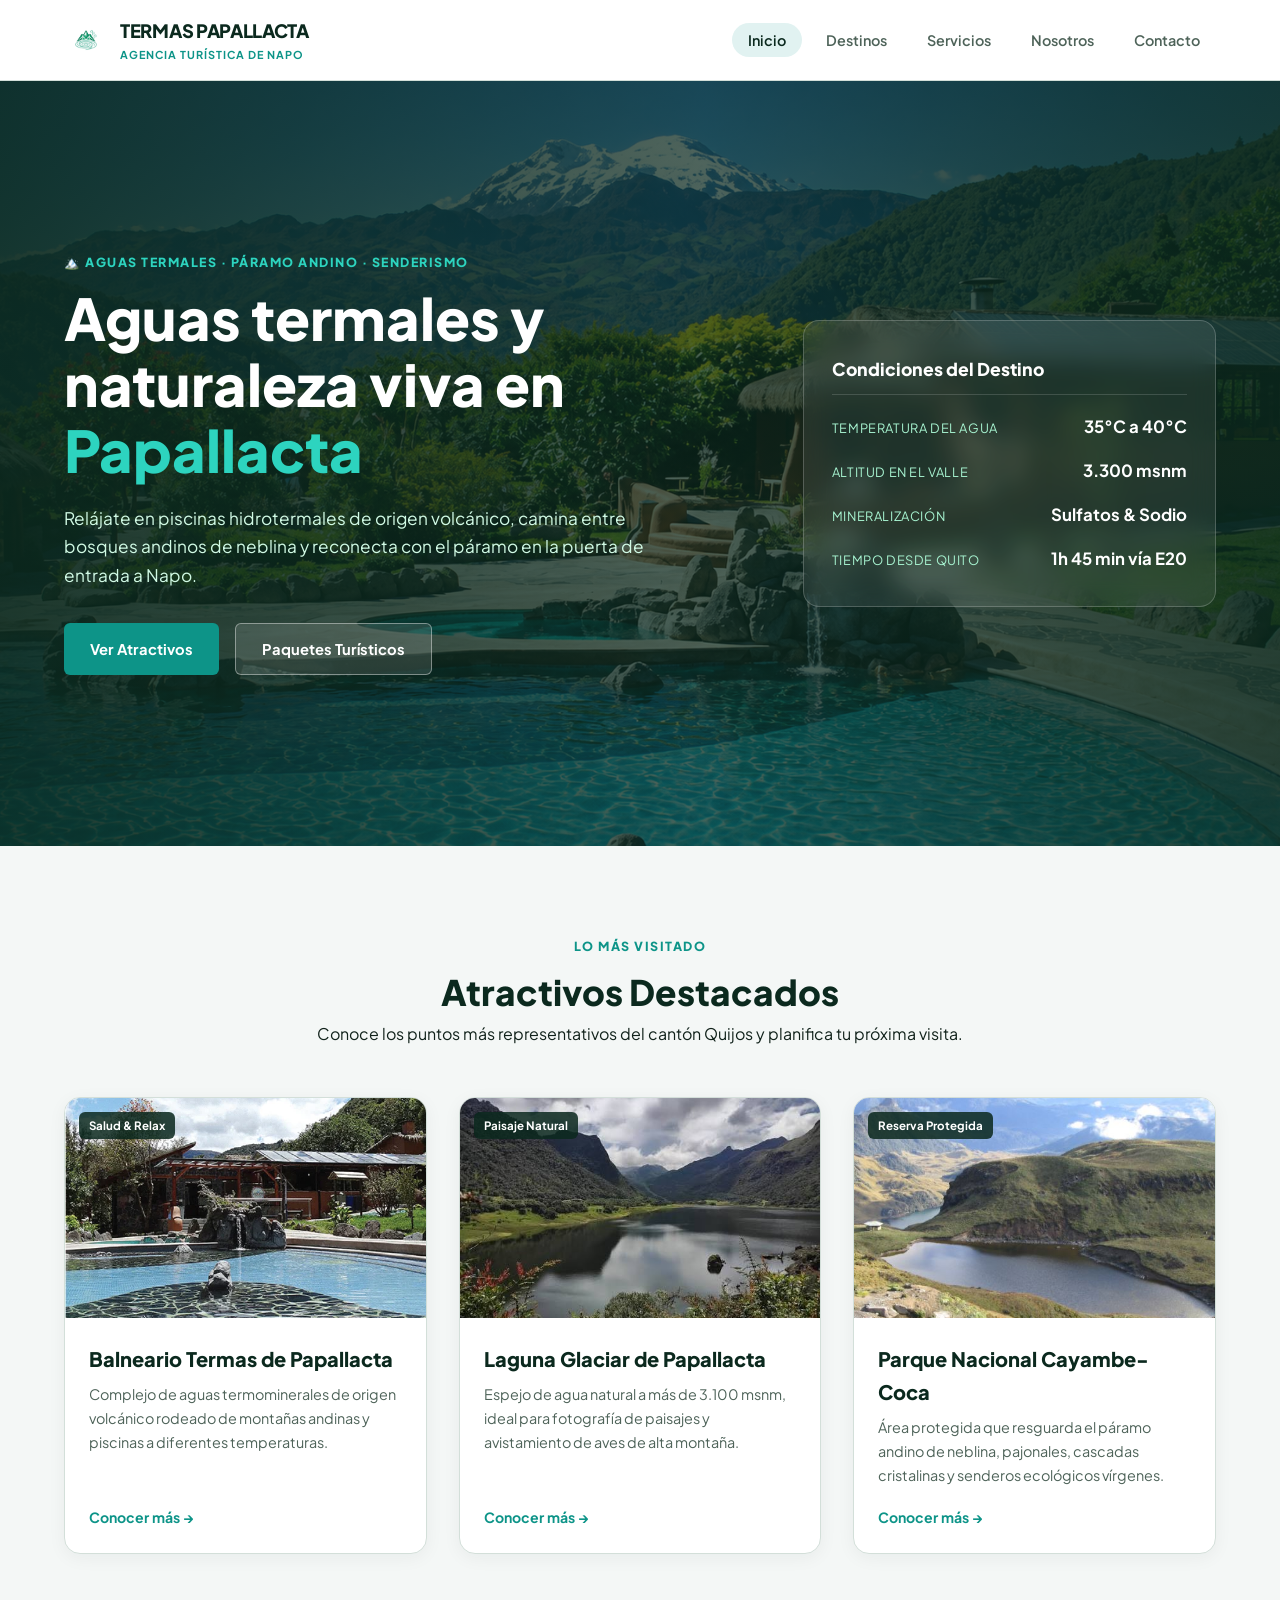
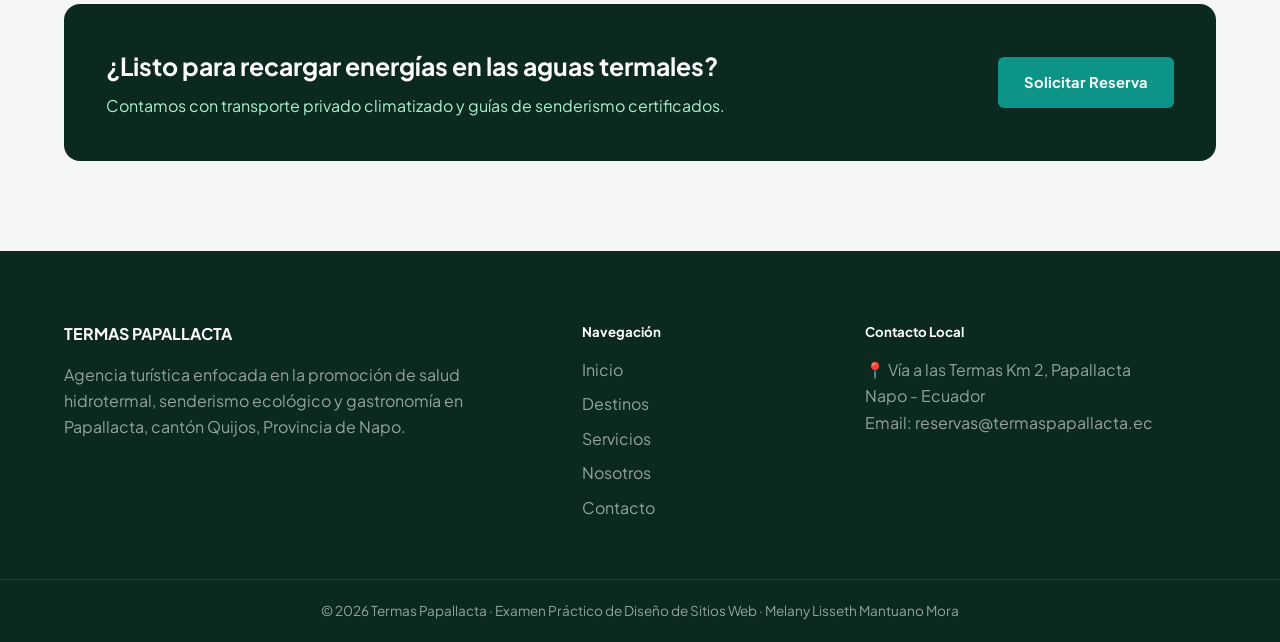
<file: index.html>
<!DOCTYPE html>
<html lang="es">
<head>
  <meta charset="UTF-8">
  <meta name="viewport" content="width=device-width, initial-scale=1.0">
  <title>Termas Papallacta | Agencia Turística Oficial</title>
  <link rel="icon" type="image/png" href="images/logo.png">
  <link rel="stylesheet" href="css/styles.css">
  <link rel="preconnect" href="https://fonts.googleapis.com">
  <link rel="preconnect" href="https://fonts.gstatic.com" crossorigin>
  <link href="https://fonts.googleapis.com/css2?family=Plus+Jakarta+Sans:wght@400;500;600;700;800&display=swap" rel="stylesheet">
</head>
<body>

  <header class="top-navigation-bar">
    <div class="nav-layout">
      <a href="index.html" class="brand-identity">
        <img src="images/logo.png" alt="Termas Papallacta Logo">
        <div class="brand-title-group">
          <strong>TERMAS PAPALLACTA</strong>
          <span>AGENCIA TURÍSTICA DE NAPO</span>
        </div>
      </a>

      <!-- NOMBRES OFICIALES SEGÚN RÚBRICA -->
      <nav>
        <ul class="nav-standard-list">
          <li><a href="index.html" class="nav-standard-item is-current">Inicio</a></li>
          <li><a href="destinos.html" class="nav-standard-item">Destinos</a></li>
          <li><a href="servicios.html" class="nav-standard-item">Servicios</a></li>
          <li><a href="nosotros.html" class="nav-standard-item">Nosotros</a></li>
          <li><a href="contacto.html" class="nav-standard-item">Contacto</a></li>
        </ul>
      </nav>
    </div>
  </header>

  <main>
    <section class="hero-andes">
      <div class="main-wrapper">
        <div class="hero-two-columns">
          
          <div>
            <span class="hero-badge-pill">🏔️ Aguas Termales · Páramo Andino · Senderismo</span>
            <h1 class="hero-main-title">Aguas termales y naturaleza viva en <span>Papallacta</span></h1>
            <p class="hero-lead-text">
              Relájate en piscinas hidrotermales de origen volcánico, camina entre bosques andinos de neblina y reconecta con el páramo en la puerta de entrada a Napo.
            </p>
            <div class="hero-button-group">
              <a href="destinos.html" class="btn-primary-teal">Ver Atractivos</a>
              <a href="servicios.html" class="btn-outline-frost">Paquetes Turísticos</a>
            </div>
          </div>

          <!-- PANEL LATERAL CLIMÁTICO (DISEÑO DIFERENCIADO) -->
          <aside class="climate-slate-panel">
            <h4>Condiciones del Destino</h4>
            <div class="climate-stat-line">
              <span class="stat-descriptor">Temperatura del Agua</span>
              <span class="stat-numeric">35°C a 40°C</span>
            </div>
            <div class="climate-stat-line">
              <span class="stat-descriptor">Altitud en el Valle</span>
              <span class="stat-numeric">3.300 msnm</span>
            </div>
            <div class="climate-stat-line">
              <span class="stat-descriptor">Mineralización</span>
              <span class="stat-numeric">Sulfatos & Sodio</span>
            </div>
            <div class="climate-stat-line">
              <span class="stat-descriptor">Tiempo desde Quito</span>
              <span class="stat-numeric">1h 45 min vía E20</span>
            </div>
          </aside>

        </div>
      </div>
    </section>

    <!-- SECCIÓN DE ATRACTIVOS DESTACADOS -->
    <section class="featured-home-section">
      <div class="main-wrapper">
        <div class="text-center">
          <span class="section-tagline">Lo más visitado</span>
          <h2 class="section-primary-heading">Atractivos Destacados</h2>
          <p>Conoce los puntos más representativos del cantón Quijos y planifica tu próxima visita.</p>
        </div>

        <div class="featured-three-grid">
          <article class="featured-clean-card">
            <div class="card-top-image">
              <img src="images/destino1.webp" alt="Termas de Papallacta">
              <span class="card-pill-tag">Salud & Relax</span>
            </div>
            <div class="card-inner-text">
              <h3>Balneario Termas de Papallacta</h3>
              <p>Complejo de aguas termominerales de origen volcánico rodeado de montañas andinas y piscinas a diferentes temperaturas.</p>
              <a href="destinos.html" class="card-link-action">Conocer más &rarr;</a>
            </div>
          </article>

          <article class="featured-clean-card">
            <div class="card-top-image">
              <img src="images/destino2.webp" alt="Laguna de Papallacta">
              <span class="card-pill-tag">Paisaje Natural</span>
            </div>
            <div class="card-inner-text">
              <h3>Laguna Glaciar de Papallacta</h3>
              <p>Espejo de agua natural a más de 3.100 msnm, ideal para fotografía de paisajes y avistamiento de aves de alta montaña.</p>
              <a href="destinos.html" class="card-link-action">Conocer más &rarr;</a>
            </div>
          </article>

          <article class="featured-clean-card">
            <div class="card-top-image">
              <img src="images/destino4.webp" alt="Parque Nacional Cayambe-Coca">
              <span class="card-pill-tag">Reserva Protegida</span>
            </div>
            <div class="card-inner-text">
              <h3>Parque Nacional Cayambe-Coca</h3>
              <p>Área protegida que resguarda el páramo andino de neblina, pajonales, cascadas cristalinas y senderos ecológicos vírgenes.</p>
              <a href="destinos.html" class="card-link-action">Conocer más &rarr;</a>
            </div>
          </article>
        </div>

        <div class="andes-cta-strip">
          <div>
            <h3>¿Listo para recargar energías en las aguas termales?</h3>
            <p>Contamos con transporte privado climatizado y guías de senderismo certificados.</p>
          </div>
          <a href="contacto.html" class="btn-primary-teal">Solicitar Reserva</a>
        </div>
      </div>
    </section>
  </main>

  <footer class="main-site-footer">
    <div class="main-wrapper footer-tri-grid">
      <div>
        <h4>TERMAS PAPALLACTA</h4>
        <p>Agencia turística enfocada en la promoción de salud hidrotermal, senderismo ecológico y gastronomía en Papallacta, cantón Quijos, Provincia de Napo.</p>
      </div>

      <div>
        <h5>Navegación</h5>
        <ul>
          <li><a href="index.html">Inicio</a></li>
          <li><a href="destinos.html">Destinos</a></li>
          <li><a href="servicios.html">Servicios</a></li>
          <li><a href="nosotros.html">Nosotros</a></li>
          <li><a href="contacto.html">Contacto</a></li>
        </ul>
      </div>

      <div>
        <h5>Contacto Local</h5>
        <p>📍 Vía a las Termas Km 2, Papallacta</p>
        <p>Napo - Ecuador</p>
        <p>Email: reservas@termaspapallacta.ec</p>
      </div>
    </div>

    <div class="footer-copyright-bar">
      <div class="main-wrapper">
        <p>&copy; 2026 Termas Papallacta · Examen Práctico de Diseño de Sitios Web · Melany Lisseth Mantuano Mora</p>
      </div>
    </div>
  </footer>

</body>
</html>
</file>
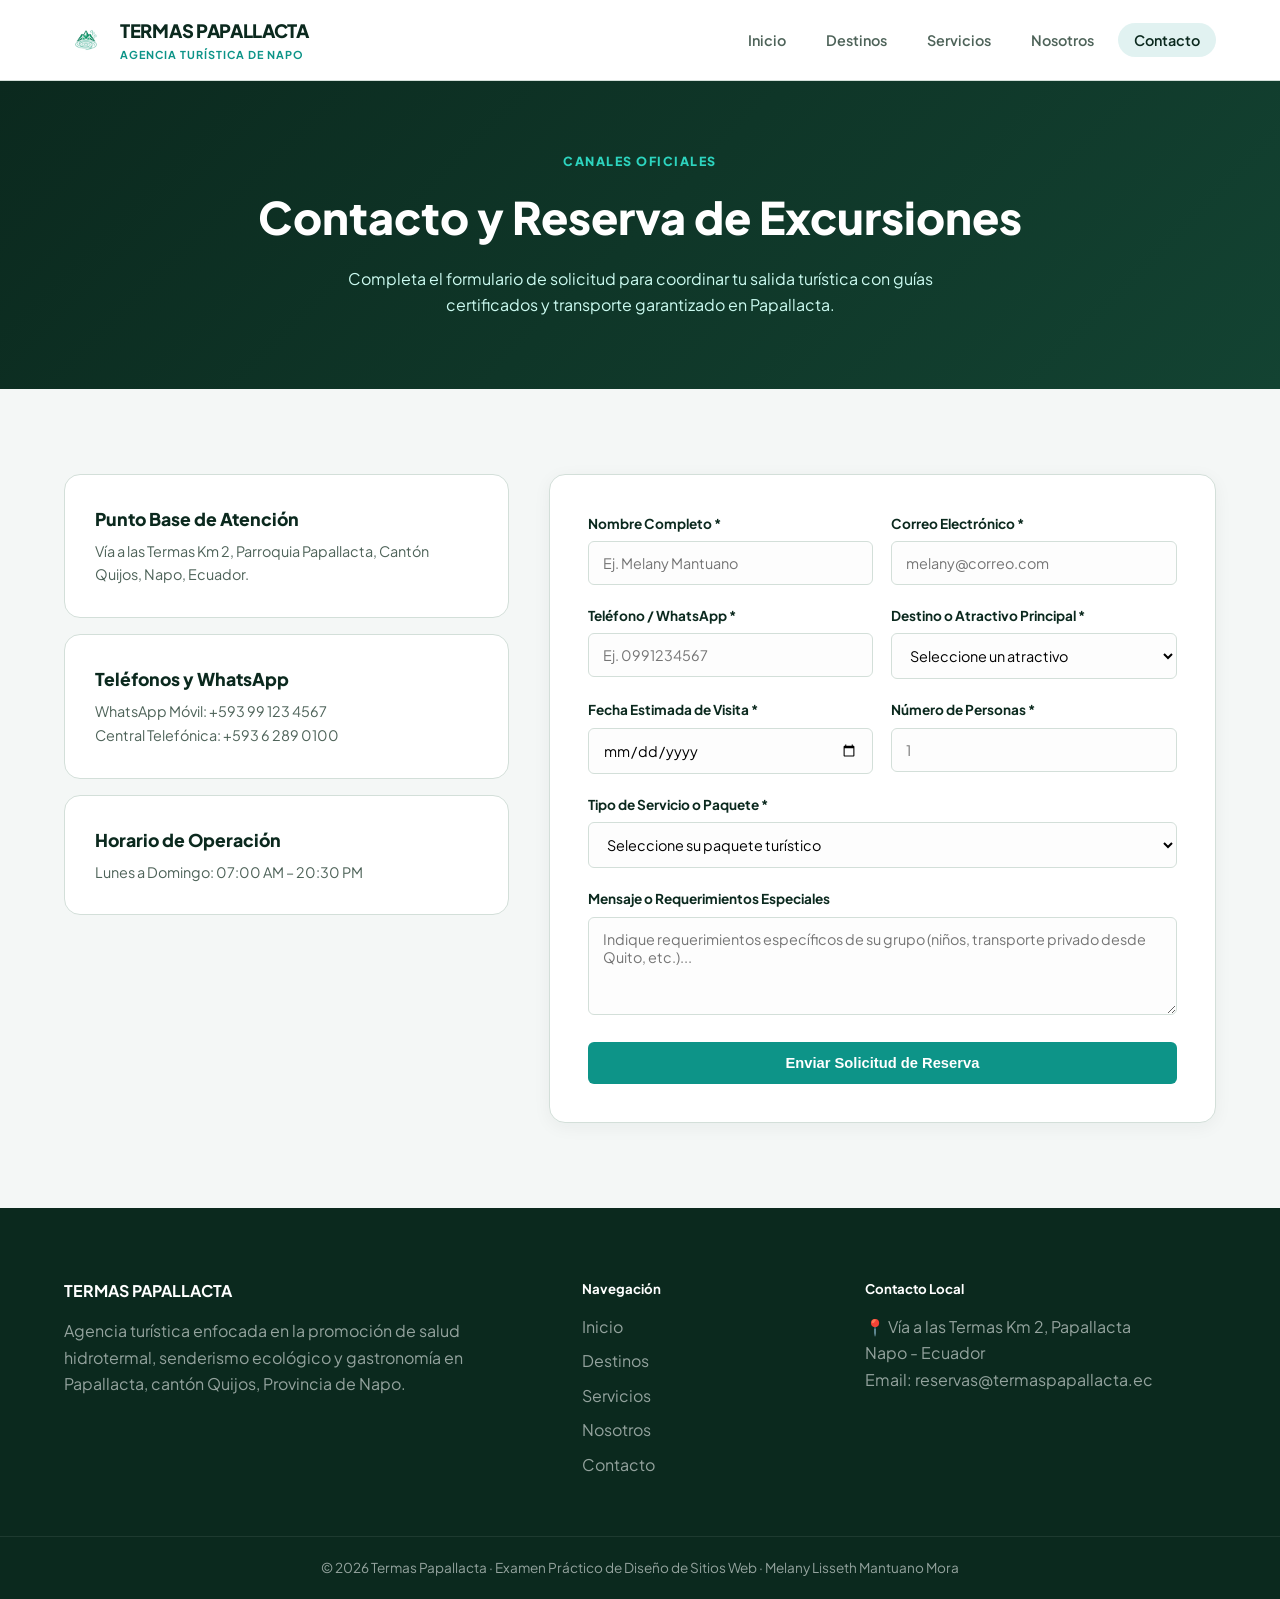
<file: contacto.html>
<!DOCTYPE html>
<html lang="es">
<head>
  <meta charset="UTF-8">
  <meta name="viewport" content="width=device-width, initial-scale=1.0">
  <title>Termas Papallacta | Contacto y Reservas</title>
  <link rel="icon" type="image/png" href="images/logo.png">
  <link rel="stylesheet" href="css/styles.css">
  <link rel="preconnect" href="https://fonts.googleapis.com">
  <link rel="preconnect" href="https://fonts.gstatic.com" crossorigin>
  <link href="https://fonts.googleapis.com/css2?family=Plus+Jakarta+Sans:wght@400;500;600;700;800&display=swap" rel="stylesheet">
</head>
<body>

  <header class="top-navigation-bar">
    <div class="nav-layout">
      <a href="index.html" class="brand-identity">
        <img src="images/logo.png" alt="Termas Papallacta Logo">
        <div class="brand-title-group">
          <strong>TERMAS PAPALLACTA</strong>
          <span>AGENCIA TURÍSTICA DE NAPO</span>
        </div>
      </a>

      <nav>
        <ul class="nav-standard-list">
          <li><a href="index.html" class="nav-standard-item">Inicio</a></li>
          <li><a href="destinos.html" class="nav-standard-item">Destinos</a></li>
          <li><a href="servicios.html" class="nav-standard-item">Servicios</a></li>
          <li><a href="nosotros.html" class="nav-standard-item">Nosotros</a></li>
          <li><a href="contacto.html" class="nav-standard-item is-current">Contacto</a></li>
        </ul>
      </nav>
    </div>
  </header>

  <main>
    <section class="page-banner-andes">
      <div class="main-wrapper">
        <span class="section-tagline" style="color: var(--teal-glow);">Canales Oficiales</span>
        <h1>Contacto y Reserva de Excursiones</h1>
        <p>Completa el formulario de solicitud para coordinar tu salida turística con guías certificados y transporte garantizado en Papallacta.</p>
      </div>
    </section>

    <section class="contact-modular-section">
      <div class="main-wrapper">
        <div class="contact-layout-split">

          <aside>
            <div class="agency-info-tile">
              <h4>Punto Base de Atención</h4>
              <p>Vía a las Termas Km 2, Parroquia Papallacta, Cantón Quijos, Napo, Ecuador.</p>
            </div>

            <div class="agency-info-tile">
              <h4>Teléfonos y WhatsApp</h4>
              <p>WhatsApp Móvil: +593 99 123 4567</p>
              <p>Central Telefónica: +593 6 289 0100</p>
            </div>

            <div class="agency-info-tile">
              <h4>Horario de Operación</h4>
              <p>Lunes a Domingo: 07:00 AM – 20:30 PM</p>
            </div>
          </aside>

          <div class="contact-form-sheet">
            <form action="#" method="get">
              
              <div class="form-duo-row">
                <div class="field-container">
                  <label for="nombre">Nombre Completo *</label>
                  <input type="text" id="nombre" name="nombre" placeholder="Ej. Melany Mantuano" required>
                </div>
                <div class="field-container">
                  <label for="email">Correo Electrónico *</label>
                  <input type="email" id="email" name="email" placeholder="melany@correo.com" required>
                </div>
              </div>

              <div class="form-duo-row">
                <div class="field-container">
                  <label for="telefono">Teléfono / WhatsApp *</label>
                  <input type="tel" id="telefono" name="telefono" placeholder="Ej. 0991234567" required>
                </div>
                <div class="field-container">
                  <label for="destino">Destino o Atractivo Principal *</label>
                  <select id="destino" name="destino" required>
                    <option value="" disabled selected>Seleccione un atractivo</option>
                    <option value="1. Balneario Termas de Papallacta">1. Balneario Termas de Papallacta</option>
                    <option value="2. Laguna de Papallacta">2. Laguna de Papallacta</option>
                    <option value="3. Sendero Ecológico del Agua">3. Sendero Ecológico del Agua</option>
                    <option value="4. Parque Nacional Cayambe-Coca">4. Parque Nacional Cayambe-Coca</option>
                    <option value="5. Termas Comunales Santa Catalina">5. Termas Comunales Santa Catalina</option>
                    <option value="6. Mirador del Páramo y Antisana">6. Mirador del Páramo y Antisana</option>
                  </select>
                </div>
              </div>

              <div class="form-duo-row">
                <div class="field-container">
                  <label for="fecha">Fecha Estimada de Visita *</label>
                  <input type="date" id="fecha" name="fecha" required>
                </div>
                <div class="field-container">
                  <label for="personas">Número de Personas *</label>
                  <input type="number" id="personas" name="personas" min="1" max="40" placeholder="1" required>
                </div>
              </div>

              <div class="field-container">
                <label for="servicio">Tipo de Servicio o Paquete *</label>
                <select id="servicio" name="servicio" required>
                  <option value="" disabled selected>Seleccione su paquete turístico</option>
                  <option value="Circuito Termal de Inmersión ($15.00)">1. Circuito Termal de Inmersión ($15.00 / pers.)</option>
                  <option value="Ruta Senderismo & Trucha Asada ($25.00)">2. Ruta Senderismo & Trucha Asada ($25.00 / pers.)</option>
                  <option value="Expedición Cayambe-Coca ($35.00)">3. Expedición Cayambe-Coca ($35.00 / pers.)</option>
                  <option value="Escape Termal Total 2D/1N ($85.00)">4. Escape Termal Total 2D/1N ($85.00 / pers.)</option>
                </select>
              </div>

              <div class="field-container">
                <label for="mensaje">Mensaje o Requerimientos Especiales</label>
                <textarea id="mensaje" name="mensaje" rows="4" placeholder="Indique requerimientos específicos de su grupo (niños, transporte privado desde Quito, etc.)..."></textarea>
              </div>

              <button type="submit" class="btn-primary-teal" style="width: 100%;">Enviar Solicitud de Reserva</button>
            </form>
          </div>

        </div>
      </div>
    </section>
  </main>

  <footer class="main-site-footer">
    <div class="main-wrapper footer-tri-grid">
      <div>
        <h4>TERMAS PAPALLACTA</h4>
        <p>Agencia turística enfocada en la promoción de salud hidrotermal, senderismo ecológico y gastronomía en Papallacta, cantón Quijos, Provincia de Napo.</p>
      </div>

      <div>
        <h5>Navegación</h5>
        <ul>
          <li><a href="index.html">Inicio</a></li>
          <li><a href="destinos.html">Destinos</a></li>
          <li><a href="servicios.html">Servicios</a></li>
          <li><a href="nosotros.html">Nosotros</a></li>
          <li><a href="contacto.html">Contacto</a></li>
        </ul>
      </div>

      <div>
        <h5>Contacto Local</h5>
        <p>📍 Vía a las Termas Km 2, Papallacta</p>
        <p>Napo - Ecuador</p>
        <p>Email: reservas@termaspapallacta.ec</p>
      </div>
    </div>

    <div class="footer-copyright-bar">
      <div class="main-wrapper">
        <p>&copy; 2026 Termas Papallacta · Examen Práctico de Diseño de Sitios Web · Melany Lisseth Mantuano Mora</p>
      </div>
    </div>
  </footer>

</body>
</html>
</file>
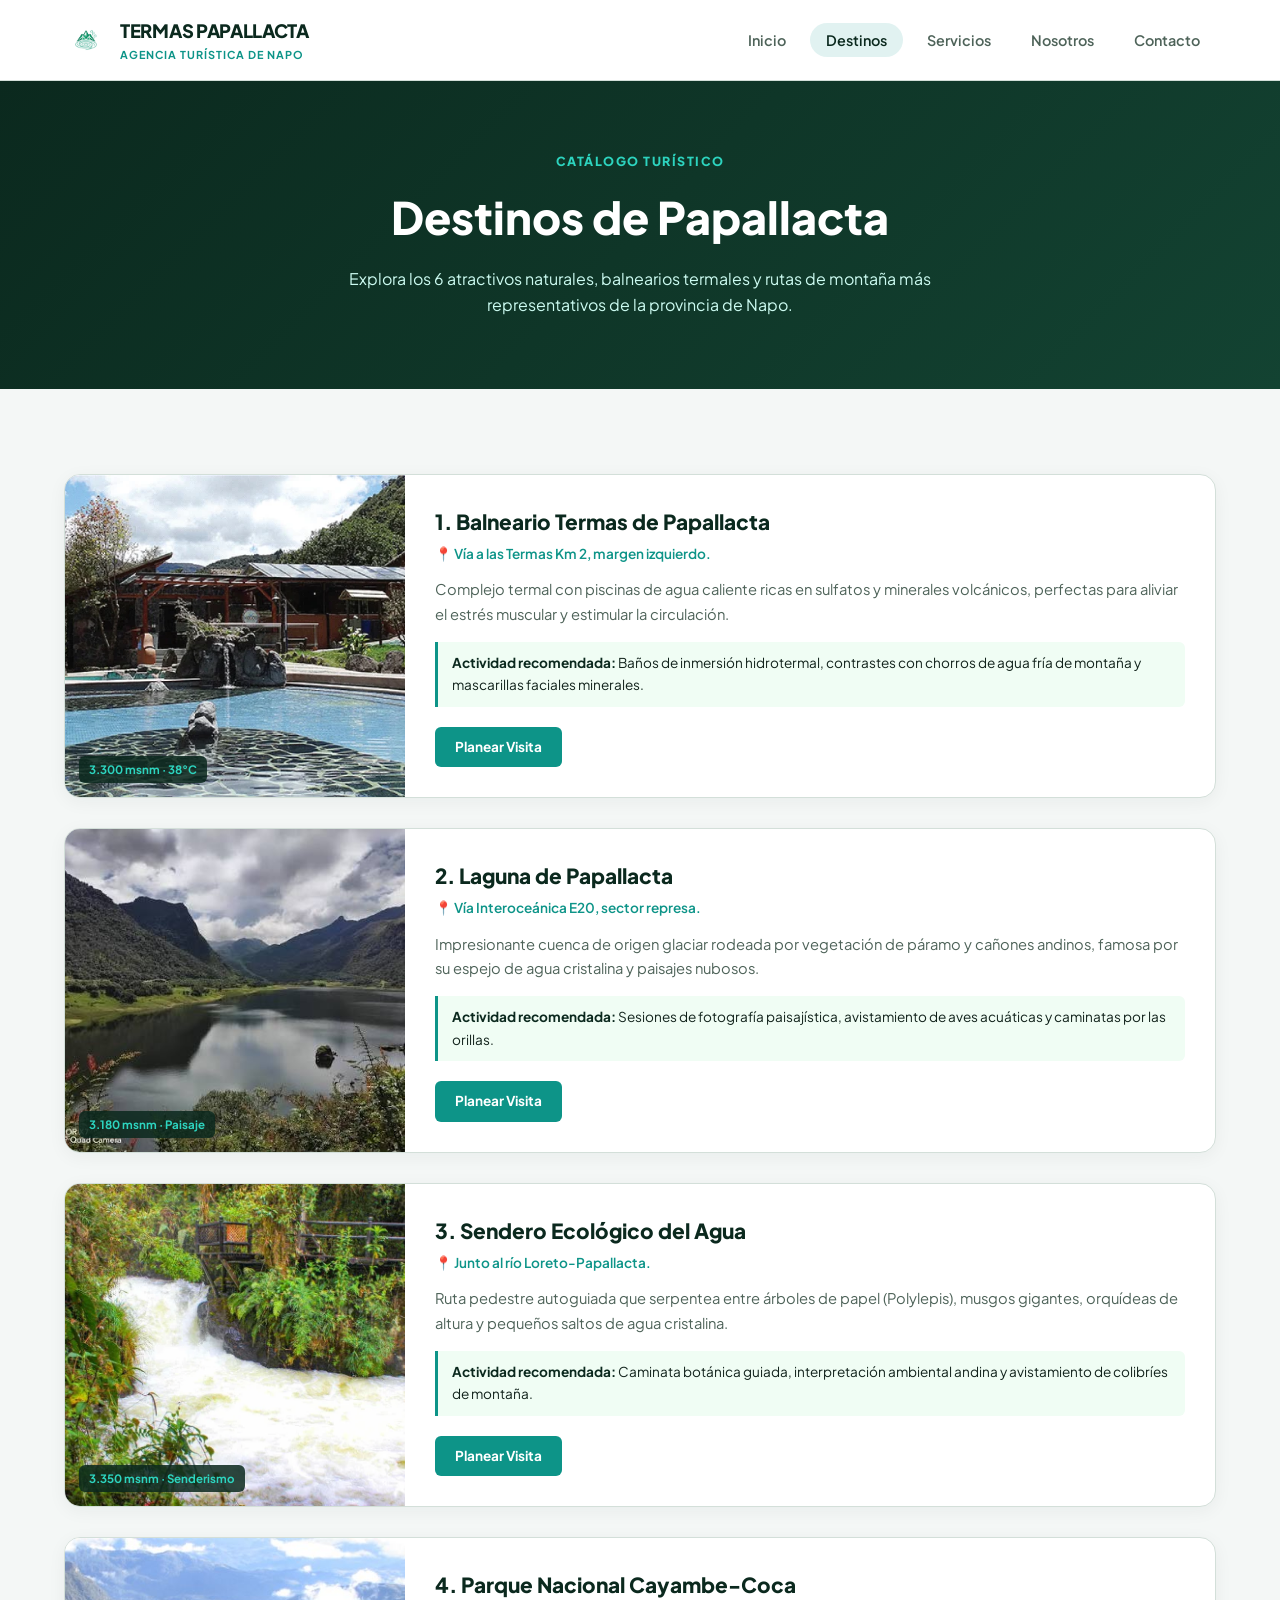
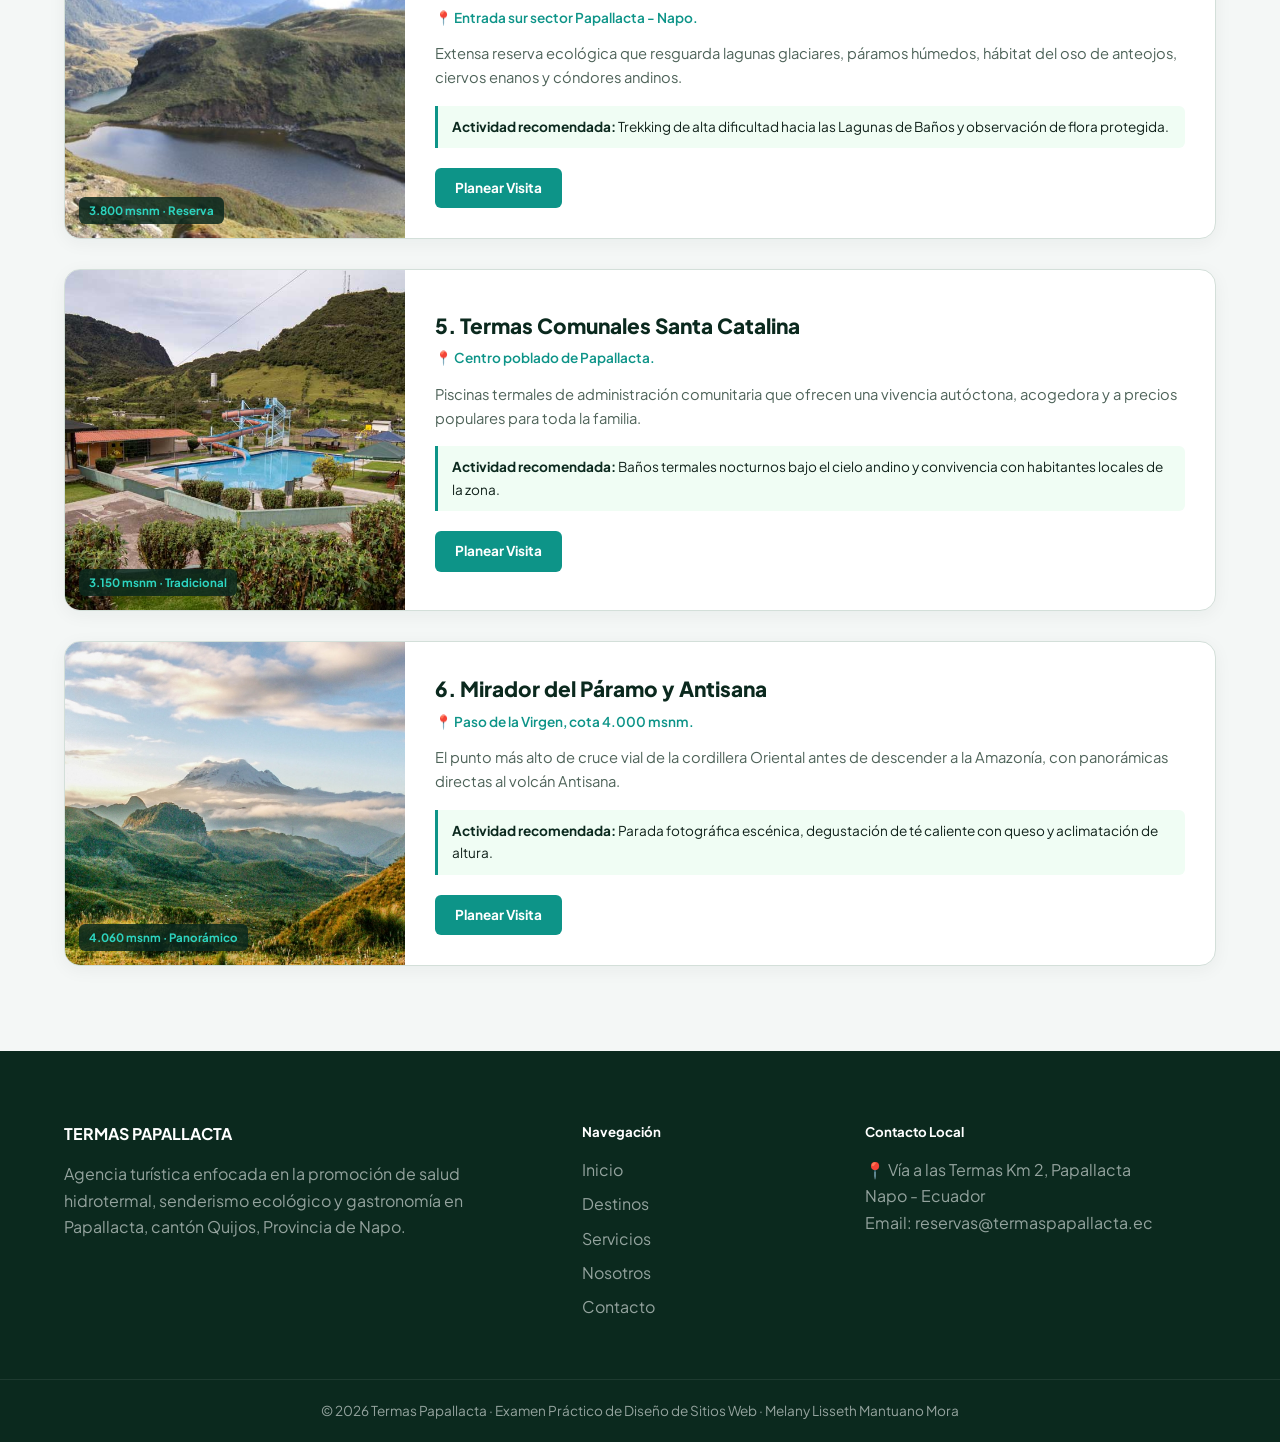
<file: destinos.html>
<!DOCTYPE html>
<html lang="es">
<head>
  <meta charset="UTF-8">
  <meta name="viewport" content="width=device-width, initial-scale=1.0">
  <title>Termas Papallacta | Lugares Turísticos</title>
  <link rel="icon" type="image/png" href="images/logo.png">
  <link rel="stylesheet" href="css/styles.css">
  <link rel="preconnect" href="https://fonts.googleapis.com">
  <link rel="preconnect" href="https://fonts.gstatic.com" crossorigin>
  <link href="https://fonts.googleapis.com/css2?family=Plus+Jakarta+Sans:wght@400;500;600;700;800&display=swap" rel="stylesheet">
</head>
<body>

  <header class="top-navigation-bar">
    <div class="nav-layout">
      <a href="index.html" class="brand-identity">
        <img src="images/logo.png" alt="Termas Papallacta Logo">
        <div class="brand-title-group">
          <strong>TERMAS PAPALLACTA</strong>
          <span>AGENCIA TURÍSTICA DE NAPO</span>
        </div>
      </a>

      <nav>
        <ul class="nav-standard-list">
          <li><a href="index.html" class="nav-standard-item">Inicio</a></li>
          <li><a href="destinos.html" class="nav-standard-item is-current">Destinos</a></li>
          <li><a href="servicios.html" class="nav-standard-item">Servicios</a></li>
          <li><a href="nosotros.html" class="nav-standard-item">Nosotros</a></li>
          <li><a href="contacto.html" class="nav-standard-item">Contacto</a></li>
        </ul>
      </nav>
    </div>
  </header>

  <main>
    <section class="page-banner-andes">
      <div class="main-wrapper">
        <span class="section-tagline" style="color: var(--teal-glow);">Catálogo Turístico</span>
        <h1>Destinos de Papallacta</h1>
        <p>Explora los 6 atractivos naturales, balnearios termales y rutas de montaña más representativos de la provincia de Napo.</p>
      </div>
    </section>

    <section class="places-directory-section">
      <div class="main-wrapper">
        <div class="horizontal-places-stack">

          <article class="horizontal-place-card">
            <div class="place-image-frame">
              <img src="images/destino1.webp" alt="Termas de Papallacta">
              <span class="place-altitude-chip">3.300 msnm · 38°C</span>
            </div>
            <div class="place-detail-content">
              <h3>1. Balneario Termas de Papallacta</h3>
              <p class="place-geo-reference">📍 Vía a las Termas Km 2, margen izquierdo.</p>
              <p class="place-narrative">Complejo termal con piscinas de agua caliente ricas en sulfatos y minerales volcánicos, perfectas para aliviar el estrés muscular y estimular la circulación.</p>
              <div class="place-highlight-activity">
                <strong>Actividad recomendada:</strong> Baños de inmersión hidrotermal, contrastes con chorros de agua fría de montaña y mascarillas faciales minerales.
              </div>
              <a href="contacto.html" class="btn-primary-teal place-action-button">Planear Visita</a>
            </div>
          </article>

          <article class="horizontal-place-card">
            <div class="place-image-frame">
              <img src="images/destino2.webp" alt="Laguna Glaciar">
              <span class="place-altitude-chip">3.180 msnm · Paisaje</span>
            </div>
            <div class="place-detail-content">
              <h3>2. Laguna de Papallacta</h3>
              <p class="place-geo-reference">📍 Vía Interoceánica E20, sector represa.</p>
              <p class="place-narrative">Impresionante cuenca de origen glaciar rodeada por vegetación de páramo y cañones andinos, famosa por su espejo de agua cristalina y paisajes nubosos.</p>
              <div class="place-highlight-activity">
                <strong>Actividad recomendada:</strong> Sesiones de fotografía paisajística, avistamiento de aves acuáticas y caminatas por las orillas.
              </div>
              <a href="contacto.html" class="btn-primary-teal place-action-button">Planear Visita</a>
            </div>
          </article>

          <article class="horizontal-place-card">
            <div class="place-image-frame">
              <img src="images/destino3.webp" alt="Sendero Ecológico del Agua">
              <span class="place-altitude-chip">3.350 msnm · Senderismo</span>
            </div>
            <div class="place-detail-content">
              <h3>3. Sendero Ecológico del Agua</h3>
              <p class="place-geo-reference">📍 Junto al río Loreto-Papallacta.</p>
              <p class="place-narrative">Ruta pedestre autoguiada que serpentea entre árboles de papel (Polylepis), musgos gigantes, orquídeas de altura y pequeños saltos de agua cristalina.</p>
              <div class="place-highlight-activity">
                <strong>Actividad recomendada:</strong> Caminata botánica guiada, interpretación ambiental andina y avistamiento de colibríes de montaña.
              </div>
              <a href="contacto.html" class="btn-primary-teal place-action-button">Planear Visita</a>
            </div>
          </article>

          <article class="horizontal-place-card">
            <div class="place-image-frame">
              <img src="images/destino4.webp" alt="Parque Nacional Cayambe-Coca">
              <span class="place-altitude-chip">3.800 msnm · Reserva</span>
            </div>
            <div class="place-detail-content">
              <h3>4. Parque Nacional Cayambe-Coca</h3>
              <p class="place-geo-reference">📍 Entrada sur sector Papallacta - Napo.</p>
              <p class="place-narrative">Extensa reserva ecológica que resguarda lagunas glaciares, páramos húmedos, hábitat del oso de anteojos, ciervos enanos y cóndores andinos.</p>
              <div class="place-highlight-activity">
                <strong>Actividad recomendada:</strong> Trekking de alta dificultad hacia las Lagunas de Baños y observación de flora protegida.
              </div>
              <a href="contacto.html" class="btn-primary-teal place-action-button">Planear Visita</a>
            </div>
          </article>

          <article class="horizontal-place-card">
            <div class="place-image-frame">
              <img src="images/destino5.webp" alt="Termas Santa Catalina">
              <span class="place-altitude-chip">3.150 msnm · Tradicional</span>
            </div>
            <div class="place-detail-content">
              <h3>5. Termas Comunales Santa Catalina</h3>
              <p class="place-geo-reference">📍 Centro poblado de Papallacta.</p>
              <p class="place-narrative">Piscinas termales de administración comunitaria que ofrecen una vivencia autóctona, acogedora y a precios populares para toda la familia.</p>
              <div class="place-highlight-activity">
                <strong>Actividad recomendada:</strong> Baños termales nocturnos bajo el cielo andino y convivencia con habitantes locales de la zona.
              </div>
              <a href="contacto.html" class="btn-primary-teal place-action-button">Planear Visita</a>
            </div>
          </article>

          <article class="horizontal-place-card">
            <div class="place-image-frame">
              <img src="images/destino6.webp" alt="Mirador del Páramo">
              <span class="place-altitude-chip">4.060 msnm · Panorámico</span>
            </div>
            <div class="place-detail-content">
              <h3>6. Mirador del Páramo y Antisana</h3>
              <p class="place-geo-reference">📍 Paso de la Virgen, cota 4.000 msnm.</p>
              <p class="place-narrative">El punto más alto de cruce vial de la cordillera Oriental antes de descender a la Amazonía, con panorámicas directas al volcán Antisana.</p>
              <div class="place-highlight-activity">
                <strong>Actividad recomendada:</strong> Parada fotográfica escénica, degustación de té caliente con queso y aclimatación de altura.
              </div>
              <a href="contacto.html" class="btn-primary-teal place-action-button">Planear Visita</a>
            </div>
          </article>

        </div>
      </div>
    </section>
  </main>

  <footer class="main-site-footer">
    <div class="main-wrapper footer-tri-grid">
      <div>
        <h4>TERMAS PAPALLACTA</h4>
        <p>Agencia turística enfocada en la promoción de salud hidrotermal, senderismo ecológico y gastronomía en Papallacta, cantón Quijos, Provincia de Napo.</p>
      </div>

      <div>
        <h5>Navegación</h5>
        <ul>
          <li><a href="index.html">Inicio</a></li>
          <li><a href="destinos.html">Destinos</a></li>
          <li><a href="servicios.html">Servicios</a></li>
          <li><a href="nosotros.html">Nosotros</a></li>
          <li><a href="contacto.html">Contacto</a></li>
        </ul>
      </div>

      <div>
        <h5>Contacto Local</h5>
        <p>📍 Vía a las Termas Km 2, Papallacta</p>
        <p>Napo - Ecuador</p>
        <p>Email: reservas@termaspapallacta.ec</p>
      </div>
    </div>

    <div class="footer-copyright-bar">
      <div class="main-wrapper">
        <p>&copy; 2026 Termas Papallacta · Examen Práctico de Diseño de Sitios Web · Melany Lisseth Mantuano Mora</p>
      </div>
    </div>
  </footer>

</body>
</html>
</file>
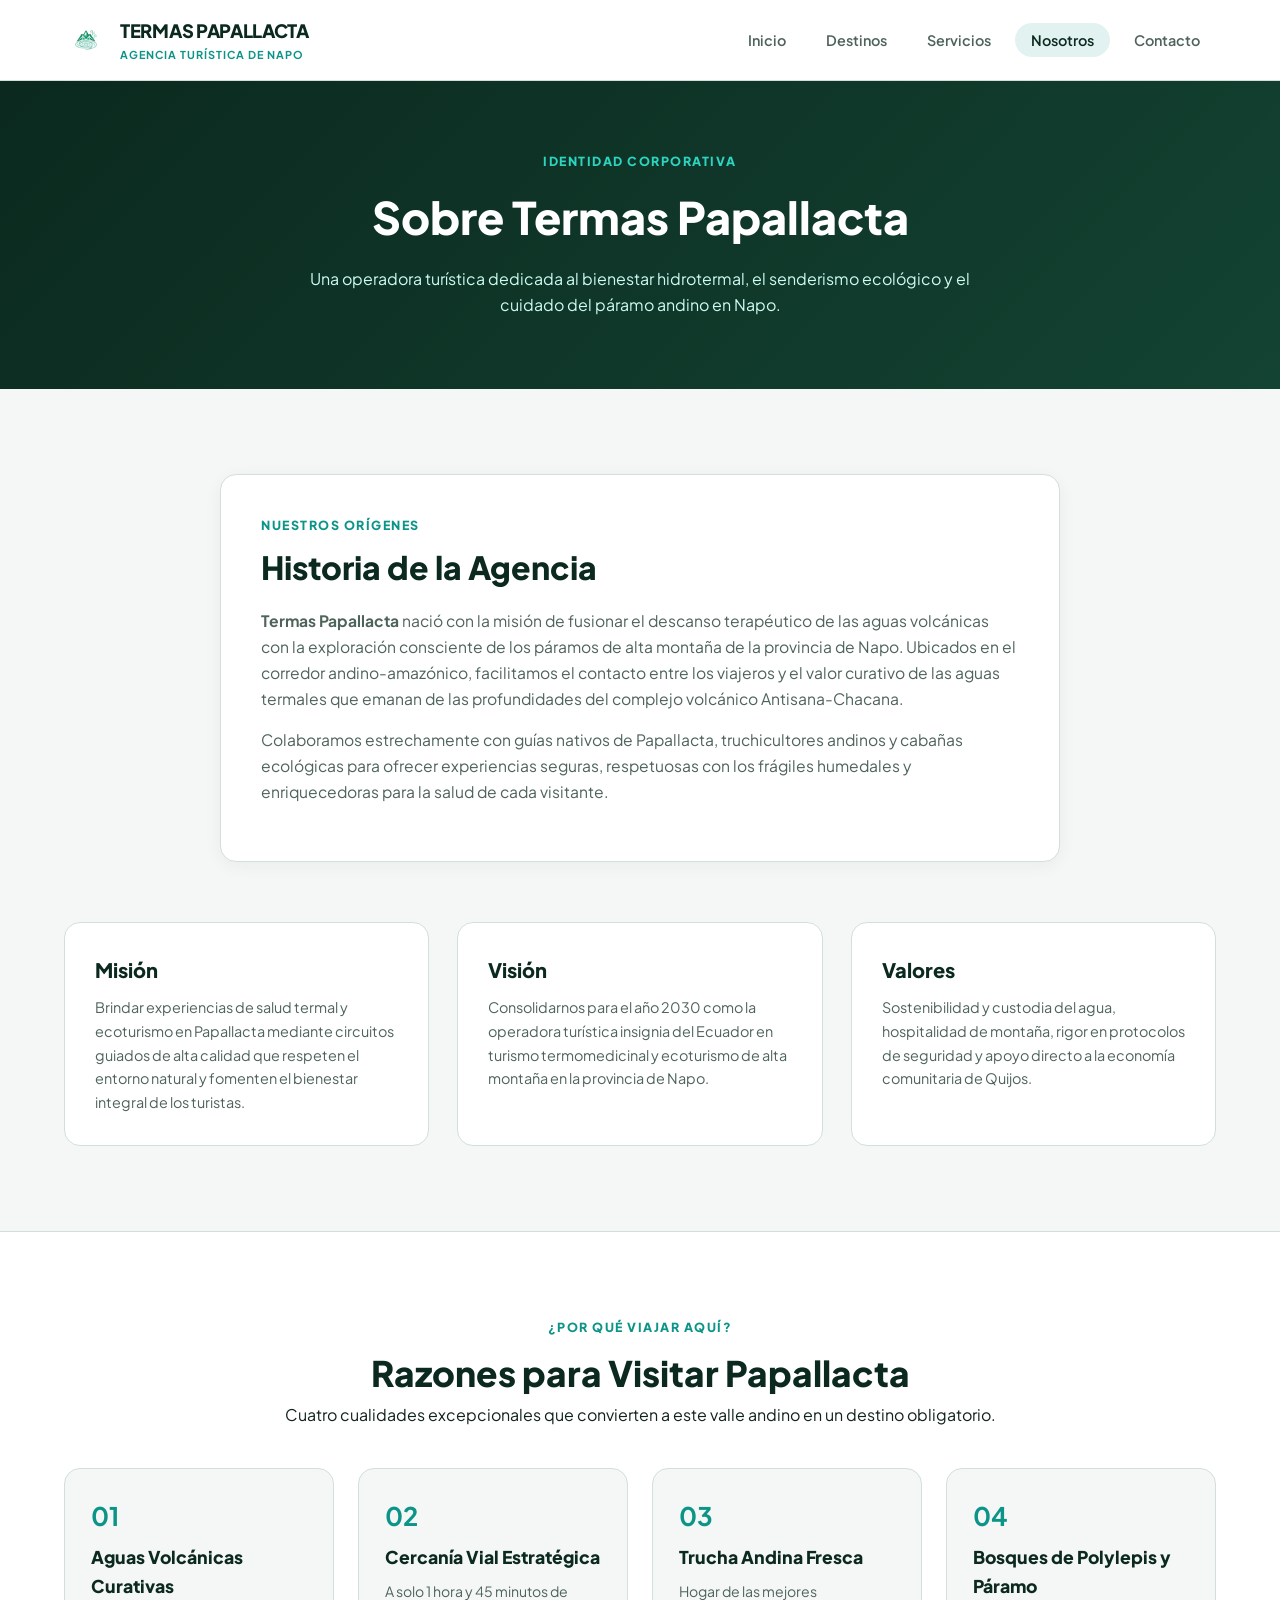
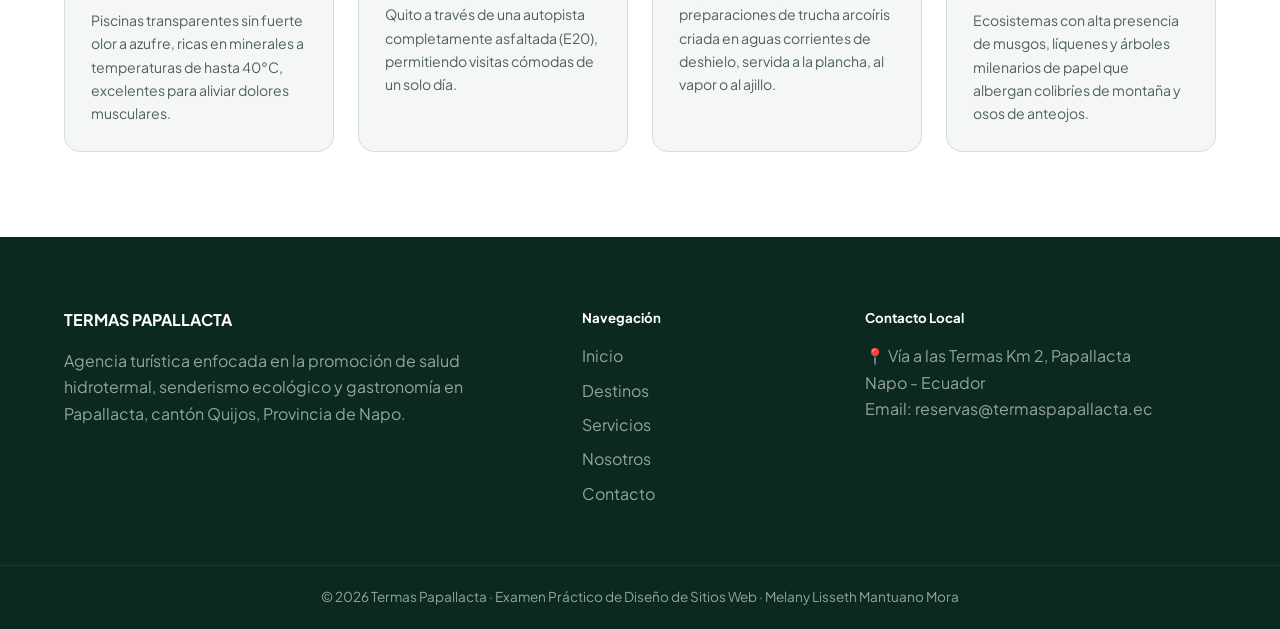
<file: nosotros.html>
<!DOCTYPE html>
<html lang="es">
<head>
  <meta charset="UTF-8">
  <meta name="viewport" content="width=device-width, initial-scale=1.0">
  <title>Termas Papallacta | Nosotros</title>
  <link rel="icon" type="image/png" href="images/logo.png">
  <link rel="stylesheet" href="css/styles.css">
  <link rel="preconnect" href="https://fonts.googleapis.com">
  <link rel="preconnect" href="https://fonts.gstatic.com" crossorigin>
  <link href="https://fonts.googleapis.com/css2?family=Plus+Jakarta+Sans:wght@400;500;600;700;800&display=swap" rel="stylesheet">
</head>
<body>

  <header class="top-navigation-bar">
    <div class="nav-layout">
      <a href="index.html" class="brand-identity">
        <img src="images/logo.png" alt="Termas Papallacta Logo">
        <div class="brand-title-group">
          <strong>TERMAS PAPALLACTA</strong>
          <span>AGENCIA TURÍSTICA DE NAPO</span>
        </div>
      </a>

      <nav>
        <ul class="nav-standard-list">
          <li><a href="index.html" class="nav-standard-item">Inicio</a></li>
          <li><a href="destinos.html" class="nav-standard-item">Destinos</a></li>
          <li><a href="servicios.html" class="nav-standard-item">Servicios</a></li>
          <li><a href="nosotros.html" class="nav-standard-item is-current">Nosotros</a></li>
          <li><a href="contacto.html" class="nav-standard-item">Contacto</a></li>
        </ul>
      </nav>
    </div>
  </header>

  <main>
    <section class="page-banner-andes">
      <div class="main-wrapper">
        <span class="section-tagline" style="color: var(--teal-glow);">Identidad Corporativa</span>
        <h1>Sobre Termas Papallacta</h1>
        <p>Una operadora turística dedicada al bienestar hidrotermal, el senderismo ecológico y el cuidado del páramo andino en Napo.</p>
      </div>
    </section>

    <section class="about-heritage-section">
      <div class="main-wrapper">
        
        <article class="heritage-story-block">
          <span class="section-tagline">Nuestros Orígenes</span>
          <h2>Historia de la Agencia</h2>
          <p>
            <strong>Termas Papallacta</strong> nació con la misión de fusionar el descanso terapéutico de las aguas volcánicas con la exploración consciente de los páramos de alta montaña de la provincia de Napo. Ubicados en el corredor andino-amazónico, facilitamos el contacto entre los viajeros y el valor curativo de las aguas termales que emanan de las profundidades del complejo volcánico Antisana-Chacana.
          </p>
          <p>
            Colaboramos estrechamente con guías nativos de Papallacta, truchicultores andinos y cabañas ecológicas para ofrecer experiencias seguras, respetuosas con los frágiles humedales y enriquecedoras para la salud de cada visitante.
          </p>
        </article>

        <div class="pillars-three-grid">
          <article class="pillar-box">
            <h3>Misión</h3>
            <p>Brindar experiencias de salud termal y ecoturismo en Papallacta mediante circuitos guiados de alta calidad que respeten el entorno natural y fomenten el bienestar integral de los turistas.</p>
          </article>

          <article class="pillar-box">
            <h3>Visión</h3>
            <p>Consolidarnos para el año 2030 como la operadora turística insignia del Ecuador en turismo termomedicinal y ecoturismo de alta montaña en la provincia de Napo.</p>
          </article>

          <article class="pillar-box">
            <h3>Valores</h3>
            <p>Sostenibilidad y custodia del agua, hospitalidad de montaña, rigor en protocolos de seguridad y apoyo directo a la economía comunitaria de Quijos.</p>
          </article>
        </div>

      </div>
    </section>

    <section class="reasons-sub-panel">
      <div class="main-wrapper">
        <div class="text-center">
          <span class="section-tagline">¿Por qué viajar aquí?</span>
          <h2 class="section-primary-heading">Razones para Visitar Papallacta</h2>
          <p>Cuatro cualidades excepcionales que convierten a este valle andino en un destino obligatorio.</p>
        </div>

        <div class="reasons-four-grid">
          <article class="reason-card-item">
            <strong>01</strong>
            <h4>Aguas Volcánicas Curativas</h4>
            <p>Piscinas transparentes sin fuerte olor a azufre, ricas en minerales a temperaturas de hasta 40°C, excelentes para aliviar dolores musculares.</p>
          </article>

          <article class="reason-card-item">
            <strong>02</strong>
            <h4>Cercanía Vial Estratégica</h4>
            <p>A solo 1 hora y 45 minutos de Quito a través de una autopista completamente asfaltada (E20), permitiendo visitas cómodas de un solo día.</p>
          </article>

          <article class="reason-card-item">
            <strong>03</strong>
            <h4>Trucha Andina Fresca</h4>
            <p>Hogar de las mejores preparaciones de trucha arcoíris criada en aguas corrientes de deshielo, servida a la plancha, al vapor o al ajillo.</p>
          </article>

          <article class="reason-card-item">
            <strong>04</strong>
            <h4>Bosques de Polylepis y Páramo</h4>
            <p>Ecosistemas con alta presencia de musgos, líquenes y árboles milenarios de papel que albergan colibríes de montaña y osos de anteojos.</p>
          </article>
        </div>
      </div>
    </section>
  </main>

  <footer class="main-site-footer">
    <div class="main-wrapper footer-tri-grid">
      <div>
        <h4>TERMAS PAPALLACTA</h4>
        <p>Agencia turística enfocada en la promoción de salud hidrotermal, senderismo ecológico y gastronomía en Papallacta, cantón Quijos, Provincia de Napo.</p>
      </div>

      <div>
        <h5>Navegación</h5>
        <ul>
          <li><a href="index.html">Inicio</a></li>
          <li><a href="destinos.html">Destinos</a></li>
          <li><a href="servicios.html">Servicios</a></li>
          <li><a href="nosotros.html">Nosotros</a></li>
          <li><a href="contacto.html">Contacto</a></li>
        </ul>
      </div>

      <div>
        <h5>Contacto Local</h5>
        <p>📍 Vía a las Termas Km 2, Papallacta</p>
        <p>Napo - Ecuador</p>
        <p>Email: reservas@termaspapallacta.ec</p>
      </div>
    </div>

    <div class="footer-copyright-bar">
      <div class="main-wrapper">
        <p>&copy; 2026 Termas Papallacta · Examen Práctico de Diseño de Sitios Web · Melany Lisseth Mantuano Mora</p>
      </div>
    </div>
  </footer>

</body>
</html>
</file>
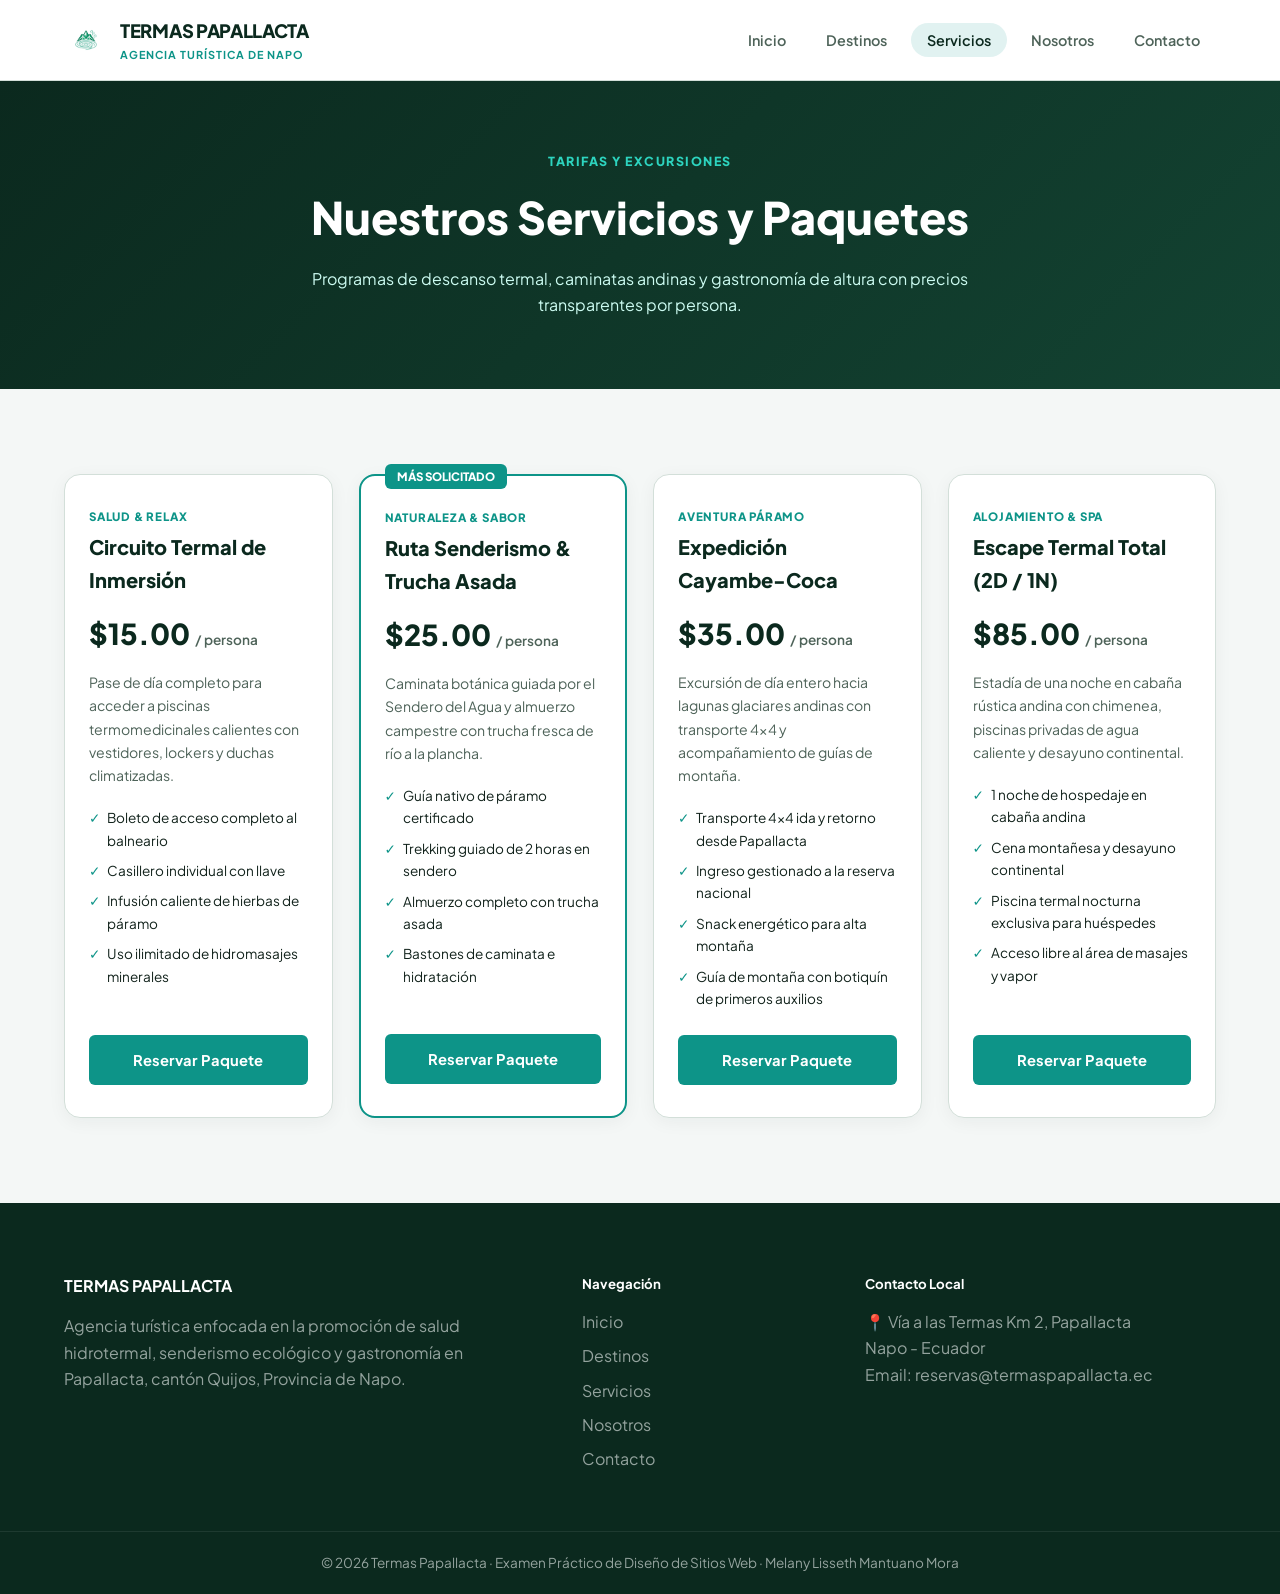
<file: servicios.html>
<!DOCTYPE html>
<html lang="es">
<head>
  <meta charset="UTF-8">
  <meta name="viewport" content="width=device-width, initial-scale=1.0">
  <title>Termas Papallacta | Servicios y Paquetes</title>
  <link rel="icon" type="image/png" href="images/logo.png">
  <link rel="stylesheet" href="css/styles.css">
  <link rel="preconnect" href="https://fonts.googleapis.com">
  <link rel="preconnect" href="https://fonts.gstatic.com" crossorigin>
  <link href="https://fonts.googleapis.com/css2?family=Plus+Jakarta+Sans:wght@400;500;600;700;800&display=swap" rel="stylesheet">
</head>
<body>

  <header class="top-navigation-bar">
    <div class="nav-layout">
      <a href="index.html" class="brand-identity">
        <img src="images/logo.png" alt="Termas Papallacta Logo">
        <div class="brand-title-group">
          <strong>TERMAS PAPALLACTA</strong>
          <span>AGENCIA TURÍSTICA DE NAPO</span>
        </div>
      </a>

      <nav>
        <ul class="nav-standard-list">
          <li><a href="index.html" class="nav-standard-item">Inicio</a></li>
          <li><a href="destinos.html" class="nav-standard-item">Destinos</a></li>
          <li><a href="servicios.html" class="nav-standard-item is-current">Servicios</a></li>
          <li><a href="nosotros.html" class="nav-standard-item">Nosotros</a></li>
          <li><a href="contacto.html" class="nav-standard-item">Contacto</a></li>
        </ul>
      </nav>
    </div>
  </header>

  <main>
    <section class="page-banner-andes">
      <div class="main-wrapper">
        <span class="section-tagline" style="color: var(--teal-glow);">Tarifas y Excursiones</span>
        <h1>Nuestros Servicios y Paquetes</h1>
        <p>Programas de descanso termal, caminatas andinas y gastronomía de altura con precios transparentes por persona.</p>
      </div>
    </section>

    <section class="services-catalog-section">
      <div class="main-wrapper">
        <div class="packages-clean-grid">

          <article class="package-item-card">
            <div>
              <span class="package-type-header">Salud & Relax</span>
              <h3>Circuito Termal de Inmersión</h3>
              <div class="package-rate">$15.00 <span>/ persona</span></div>
              <p class="package-summary">Pase de día completo para acceder a piscinas termomedicinales calientes con vestidores, lockers y duchas climatizadas.</p>
              <ul class="package-bullet-list">
                <li>Boleto de acceso completo al balneario</li>
                <li>Casillero individual con llave</li>
                <li>Infusión caliente de hierbas de páramo</li>
                <li>Uso ilimitado de hidromasajes minerales</li>
              </ul>
            </div>
            <a href="contacto.html" class="btn-primary-teal" style="text-align:center;">Reservar Paquete</a>
          </article>

          <article class="package-item-card is-featured">
            <span class="package-featured-flag">Más Solicitado</span>
            <div>
              <span class="package-type-header">Naturaleza & Sabor</span>
              <h3>Ruta Senderismo & Trucha Asada</h3>
              <div class="package-rate">$25.00 <span>/ persona</span></div>
              <p class="package-summary">Caminata botánica guiada por el Sendero del Agua y almuerzo campestre con trucha fresca de río a la plancha.</p>
              <ul class="package-bullet-list">
                <li>Guía nativo de páramo certificado</li>
                <li>Trekking guiado de 2 horas en sendero</li>
                <li>Almuerzo completo con trucha asada</li>
                <li>Bastones de caminata e hidratación</li>
              </ul>
            </div>
            <a href="contacto.html" class="btn-primary-teal" style="text-align:center;">Reservar Paquete</a>
          </article>

          <article class="package-item-card">
            <div>
              <span class="package-type-header">Aventura Páramo</span>
              <h3>Expedición Cayambe-Coca</h3>
              <div class="package-rate">$35.00 <span>/ persona</span></div>
              <p class="package-summary">Excursión de día entero hacia lagunas glaciares andinas con transporte 4x4 y acompañamiento de guías de montaña.</p>
              <ul class="package-bullet-list">
                <li>Transporte 4x4 ida y retorno desde Papallacta</li>
                <li>Ingreso gestionado a la reserva nacional</li>
                <li>Snack energético para alta montaña</li>
                <li>Guía de montaña con botiquín de primeros auxilios</li>
              </ul>
            </div>
            <a href="contacto.html" class="btn-primary-teal" style="text-align:center;">Reservar Paquete</a>
          </article>

          <article class="package-item-card">
            <div>
              <span class="package-type-header">Alojamiento & Spa</span>
              <h3>Escape Termal Total (2D / 1N)</h3>
              <div class="package-rate">$85.00 <span>/ persona</span></div>
              <p class="package-summary">Estadía de una noche en cabaña rústica andina con chimenea, piscinas privadas de agua caliente y desayuno continental.</p>
              <ul class="package-bullet-list">
                <li>1 noche de hospedaje en cabaña andina</li>
                <li>Cena montañesa y desayuno continental</li>
                <li>Piscina termal nocturna exclusiva para huéspedes</li>
                <li>Acceso libre al área de masajes y vapor</li>
              </ul>
            </div>
            <a href="contacto.html" class="btn-primary-teal" style="text-align:center;">Reservar Paquete</a>
          </article>

        </div>
      </div>
    </section>
  </main>

  <footer class="main-site-footer">
    <div class="main-wrapper footer-tri-grid">
      <div>
        <h4>TERMAS PAPALLACTA</h4>
        <p>Agencia turística enfocada en la promoción de salud hidrotermal, senderismo ecológico y gastronomía en Papallacta, cantón Quijos, Provincia de Napo.</p>
      </div>

      <div>
        <h5>Navegación</h5>
        <ul>
          <li><a href="index.html">Inicio</a></li>
          <li><a href="destinos.html">Destinos</a></li>
          <li><a href="servicios.html">Servicios</a></li>
          <li><a href="nosotros.html">Nosotros</a></li>
          <li><a href="contacto.html">Contacto</a></li>
        </ul>
      </div>

      <div>
        <h5>Contacto Local</h5>
        <p>📍 Vía a las Termas Km 2, Papallacta</p>
        <p>Napo - Ecuador</p>
        <p>Email: reservas@termaspapallacta.ec</p>
      </div>
    </div>

    <div class="footer-copyright-bar">
      <div class="main-wrapper">
        <p>&copy; 2026 Termas Papallacta · Examen Práctico de Diseño de Sitios Web · Melany Lisseth Mantuano Mora</p>
      </div>
    </div>
  </footer>

</body>
</html>
</file>
<file: css/styles.css>
/* ===================================================
   SISTEMA VISUAL: PAPALLACTA TERMAL & ANDES
   Paleta: Bosque de Páramo, Turquesa Volcánico y Piedra
   =================================================== */
:root {
  --andes-dark: #0b291e;
  --andes-surface: #134332;
  --teal-mineral: #0d9488;
  --teal-glow: #2dd4bf;
  --mist-light: #f4f7f6;
  --card-white: #ffffff;
  --text-lead: #11221b;
  --text-muted: #4e6359;
  --line-soft: #d3dfd9;
  
  --shadow-subtle: 0 4px 18px rgba(11, 41, 30, 0.05);
  --shadow-hover: 0 16px 36px rgba(11, 41, 30, 0.12);

  --round-sm: 6px;
  --round-box: 16px;
  --round-pill: 999px;
  --font-base: 'Plus Jakarta Sans', system-ui, -apple-system, sans-serif;
}

*, *::before, *::after {
  box-sizing: border-box;
  margin: 0;
  padding: 0;
}

html {
  scroll-behavior: smooth;
}

body {
  font-family: var(--font-base);
  background-color: var(--mist-light);
  color: var(--text-lead);
  line-height: 1.65;
}

img {
  max-width: 100%;
  height: auto;
  display: block;
}

a {
  text-decoration: none;
  color: inherit;
  transition: all 0.25s ease;
}

ul {
  list-style: none;
}

.main-wrapper {
  width: 90%;
  max-width: 1200px;
  margin: 0 auto;
}

.text-center {
  text-align: center;
}

/* NAVEGACIÓN ESTÁNDAR LIMPIA */
.top-navigation-bar {
  background: rgba(255, 255, 255, 0.95);
  backdrop-filter: blur(10px);
  border-bottom: 1px solid var(--line-soft);
  position: sticky;
  top: 0;
  z-index: 1000;
}

.nav-layout {
  max-width: 1200px;
  margin: 0 auto;
  padding: 16px 24px;
  display: flex;
  justify-content: space-between;
  align-items: center;
}

.brand-identity {
  display: flex;
  align-items: center;
  gap: 12px;
}

.brand-identity img {
  width: 44px;
  height: 44px;
  object-fit: contain;
}

.brand-title-group {
  display: flex;
  flex-direction: column;
}

.brand-title-group strong {
  font-size: 1.15rem;
  font-weight: 800;
  color: var(--andes-dark);
  letter-spacing: -0.3px;
}

.brand-title-group span {
  font-size: 0.68rem;
  font-weight: 700;
  color: var(--teal-mineral);
  letter-spacing: 1px;
}

.nav-standard-list {
  display: flex;
  align-items: center;
  gap: 8px;
}

.nav-standard-item {
  font-size: 0.9rem;
  font-weight: 600;
  color: var(--text-muted);
  padding: 8px 16px;
  border-radius: var(--round-pill);
  transition: all 0.2s ease;
}

.nav-standard-item:hover,
.nav-standard-item.is-current {
  color: var(--andes-dark);
  background-color: rgba(13, 148, 136, 0.12);
}

/* BOTONES */
.btn-primary-teal {
  display: inline-flex;
  align-items: center;
  justify-content: center;
  background-color: var(--teal-mineral);
  color: #ffffff;
  font-weight: 700;
  font-size: 0.92rem;
  padding: 13px 26px;
  border-radius: var(--round-sm);
  border: none;
  cursor: pointer;
  transition: all 0.25s ease;
}

.btn-primary-teal:hover {
  background-color: #0b7a70;
  transform: translateY(-2px);
  box-shadow: 0 6px 18px rgba(13, 148, 136, 0.35);
}

.btn-outline-frost {
  display: inline-flex;
  align-items: center;
  justify-content: center;
  background: rgba(255, 255, 255, 0.12);
  color: #ffffff;
  border: 1px solid rgba(255, 255, 255, 0.4);
  font-weight: 700;
  font-size: 0.92rem;
  padding: 13px 26px;
  border-radius: var(--round-sm);
  transition: all 0.25s ease;
}

.btn-outline-frost:hover {
  background: #ffffff;
  color: var(--andes-dark);
}

/* HERO ASIMÉTRICO (SPLIT GRID) */
.hero-andes {
  position: relative;
  min-height: 85vh;
  background: 
    linear-gradient(90deg, rgba(11, 41, 30, 0.92) 0%, rgba(11, 41, 30, 0.72) 55%, rgba(11, 41, 30, 0.88) 100%),
    url('../images/hero.webp') center/cover no-repeat;
  display: flex;
  align-items: center;
  color: #ffffff;
  padding: 80px 0;
}

.hero-two-columns {
  display: grid;
  grid-template-columns: 1.25fr 0.75fr;
  gap: 50px;
  align-items: center;
}

.hero-badge-pill {
  font-size: 0.78rem;
  font-weight: 800;
  color: var(--teal-glow);
  text-transform: uppercase;
  letter-spacing: 1.5px;
  display: block;
  margin-bottom: 12px;
}

.hero-main-title {
  font-size: clamp(2.3rem, 4.5vw, 3.6rem);
  font-weight: 800;
  line-height: 1.15;
  margin-bottom: 20px;
}

.hero-main-title span {
  color: var(--teal-glow);
}

.hero-lead-text {
  font-size: 1.08rem;
  color: #d1fae5;
  margin-bottom: 34px;
  max-width: 580px;
}

.hero-button-group {
  display: flex;
  gap: 16px;
  flex-wrap: wrap;
}

/* FICHA TÉCNICA CLIMÁTICA EN EL HERO */
.climate-slate-panel {
  background: rgba(255, 255, 255, 0.08);
  border: 1px solid rgba(255, 255, 255, 0.2);
  backdrop-filter: blur(12px);
  -webkit-backdrop-filter: blur(12px);
  border-radius: var(--round-box);
  padding: 34px 28px;
}

.climate-slate-panel h4 {
  font-size: 1.1rem;
  font-weight: 800;
  margin-bottom: 18px;
  padding-bottom: 10px;
  border-bottom: 1px solid rgba(255, 255, 255, 0.15);
  color: #ffffff;
}

.climate-stat-line {
  display: flex;
  justify-content: space-between;
  align-items: baseline;
  margin-bottom: 16px;
}

.climate-stat-line:last-child {
  margin-bottom: 0;
}

.stat-descriptor {
  font-size: 0.8rem;
  color: #a7f3d0;
  text-transform: uppercase;
  letter-spacing: 0.6px;
}

.stat-numeric {
  font-size: 1.05rem;
  font-weight: 700;
  color: #ffffff;
}

/* CABECERAS DE PÁGINAS INTERNAS */
.page-banner-andes {
  background: linear-gradient(135deg, var(--andes-dark) 0%, var(--andes-surface) 100%);
  color: #ffffff;
  padding: 70px 0;
  text-align: center;
}

.page-banner-andes h1 {
  font-size: clamp(2rem, 4vw, 2.8rem);
  font-weight: 800;
  margin: 8px 0 12px 0;
}

.page-banner-andes p {
  color: #ccfbf1;
  max-width: 660px;
  margin: 0 auto;
  font-size: 1rem;
}

.section-tagline {
  font-size: 0.78rem;
  font-weight: 800;
  text-transform: uppercase;
  letter-spacing: 1.5px;
  color: var(--teal-mineral);
  display: block;
  margin-bottom: 6px;
}

.section-primary-heading {
  font-size: 2.2rem;
  font-weight: 800;
  color: var(--andes-dark);
}

/* HOME: ATRACTIVOS DESTACADOS */
.featured-home-section {
  padding: 90px 0;
}

.featured-three-grid {
  display: grid;
  grid-template-columns: repeat(auto-fit, minmax(320px, 1fr));
  gap: 32px;
  margin: 50px 0;
}

.featured-clean-card {
  background: var(--card-white);
  border: 1px solid var(--line-soft);
  border-radius: var(--round-box);
  overflow: hidden;
  box-shadow: var(--shadow-subtle);
  display: flex;
  flex-direction: column;
  transition: transform 0.25s ease;
}

.featured-clean-card:hover {
  transform: translateY(-6px);
  box-shadow: var(--shadow-hover);
}

.card-top-image {
  height: 220px;
  position: relative;
  overflow: hidden;
}

.card-top-image img {
  width: 100%;
  height: 100%;
  object-fit: cover;
}

.card-pill-tag {
  position: absolute;
  top: 14px;
  left: 14px;
  background: rgba(11, 41, 30, 0.85);
  color: #ffffff;
  font-size: 0.72rem;
  font-weight: 700;
  padding: 4px 10px;
  border-radius: var(--round-sm);
}

.card-inner-text {
  padding: 24px;
  display: flex;
  flex-direction: column;
  flex-grow: 1;
}

.card-inner-text h3 {
  font-size: 1.25rem;
  font-weight: 800;
  color: var(--andes-dark);
  margin-bottom: 8px;
}

.card-inner-text p {
  font-size: 0.9rem;
  color: var(--text-muted);
  margin-bottom: 18px;
  flex-grow: 1;
}

.card-link-action {
  font-size: 0.88rem;
  font-weight: 700;
  color: var(--teal-mineral);
}

/* BANNER CTA */
.andes-cta-strip {
  background: var(--andes-dark);
  color: #ffffff;
  padding: 42px;
  border-radius: var(--round-box);
  display: flex;
  justify-content: space-between;
  align-items: center;
  flex-wrap: wrap;
  gap: 20px;
}

.andes-cta-strip h3 {
  font-size: 1.55rem;
  margin-bottom: 6px;
}

.andes-cta-strip p {
  color: #a7f3d0;
}

/* PÁGINA 2: LUGARES TURÍSTICOS (TIRAS HORIZONTALES) */
.places-directory-section {
  padding: 85px 0;
}

.horizontal-places-stack {
  display: flex;
  flex-direction: column;
  gap: 30px;
}

.horizontal-place-card {
  background: var(--card-white);
  border: 1px solid var(--line-soft);
  border-radius: var(--round-box);
  overflow: hidden;
  display: grid;
  grid-template-columns: 340px 1fr;
  box-shadow: var(--shadow-subtle);
  transition: transform 0.25s ease;
}

.horizontal-place-card:hover {
  transform: translateY(-4px);
  box-shadow: var(--shadow-hover);
}

.place-image-frame {
  height: 100%;
  min-height: 240px;
  position: relative;
}

.place-image-frame img {
  width: 100%;
  height: 100%;
  object-fit: cover;
}

.place-altitude-chip {
  position: absolute;
  bottom: 14px;
  left: 14px;
  background: rgba(11, 41, 30, 0.85);
  color: var(--teal-glow);
  font-size: 0.72rem;
  font-weight: 700;
  padding: 4px 10px;
  border-radius: var(--round-sm);
}

.place-detail-content {
  padding: 30px;
  display: flex;
  flex-direction: column;
  justify-content: center;
}

.place-detail-content h3 {
  font-size: 1.3rem;
  font-weight: 800;
  color: var(--andes-dark);
  margin-bottom: 4px;
}

.place-geo-reference {
  font-size: 0.85rem;
  color: var(--teal-mineral);
  font-weight: 600;
  margin-bottom: 12px;
}

.place-narrative {
  font-size: 0.92rem;
  color: var(--text-muted);
  margin-bottom: 16px;
}

.place-highlight-activity {
  background: #f0fdf4;
  border-left: 3px solid var(--teal-mineral);
  padding: 10px 14px;
  font-size: 0.85rem;
  margin-bottom: 20px;
  border-radius: 0 var(--round-sm) var(--round-sm) 0;
}

.place-highlight-activity strong {
  color: var(--andes-dark);
}

.place-action-button {
  align-self: flex-start;
  padding: 9px 20px;
  font-size: 0.85rem;
}

/* PÁGINA 3: SERVICIOS / PAQUETES TURÍSTICOS */
.services-catalog-section {
  padding: 85px 0;
}

.packages-clean-grid {
  display: grid;
  grid-template-columns: repeat(auto-fit, minmax(260px, 1fr));
  gap: 26px;
}

.package-item-card {
  background: var(--card-white);
  border: 1px solid var(--line-soft);
  border-radius: var(--round-box);
  padding: 32px 24px;
  display: flex;
  flex-direction: column;
  justify-content: space-between;
  box-shadow: var(--shadow-subtle);
  position: relative;
  transition: transform 0.25s ease;
}

.package-item-card:hover {
  transform: translateY(-6px);
}

.package-item-card.is-featured {
  border: 2px solid var(--teal-mineral);
}

.package-featured-flag {
  position: absolute;
  top: -12px;
  left: 24px;
  background: var(--teal-mineral);
  color: #ffffff;
  font-size: 0.72rem;
  font-weight: 800;
  padding: 3px 12px;
  border-radius: var(--round-sm);
  text-transform: uppercase;
}

.package-type-header {
  font-size: 0.72rem;
  font-weight: 800;
  color: var(--teal-mineral);
  text-transform: uppercase;
  letter-spacing: 0.8px;
  display: block;
  margin-bottom: 4px;
}

.package-item-card h3 {
  font-size: 1.25rem;
  font-weight: 800;
  color: var(--andes-dark);
  margin-bottom: 14px;
}

.package-rate {
  font-size: 1.8rem;
  font-weight: 800;
  color: var(--andes-dark);
  margin-bottom: 14px;
}

.package-rate span {
  font-size: 0.85rem;
  font-weight: 600;
  color: var(--text-muted);
}

.package-summary {
  font-size: 0.88rem;
  color: var(--text-muted);
  margin-bottom: 20px;
}

.package-bullet-list {
  margin-bottom: 24px;
}

.package-bullet-list li {
  font-size: 0.85rem;
  margin-bottom: 8px;
  padding-left: 18px;
  position: relative;
  color: var(--text-lead);
}

.package-bullet-list li::before {
  content: '✓';
  position: absolute;
  left: 0;
  color: var(--teal-mineral);
  font-weight: 800;
}

/* PÁGINA 4: NOSOTROS */
.about-heritage-section {
  padding: 85px 0;
}

.heritage-story-block {
  max-width: 840px;
  margin: 0 auto 60px auto;
  background: var(--card-white);
  border: 1px solid var(--line-soft);
  border-radius: var(--round-box);
  padding: 40px;
  box-shadow: var(--shadow-subtle);
}

.heritage-story-block h2 {
  font-size: 2rem;
  font-weight: 800;
  color: var(--andes-dark);
  margin-bottom: 14px;
}

.heritage-story-block p {
  font-size: 0.98rem;
  color: var(--text-muted);
  margin-bottom: 16px;
}

.pillars-three-grid {
  display: grid;
  grid-template-columns: repeat(auto-fit, minmax(300px, 1fr));
  gap: 28px;
}

.pillar-box {
  background: var(--card-white);
  border: 1px solid var(--line-soft);
  border-radius: var(--round-box);
  padding: 30px;
}

.pillar-box h3 {
  font-size: 1.25rem;
  font-weight: 800;
  color: var(--andes-dark);
  margin-bottom: 10px;
}

.pillar-box p {
  font-size: 0.9rem;
  color: var(--text-muted);
}

.reasons-sub-panel {
  background: var(--card-white);
  border-top: 1px solid var(--line-soft);
  padding: 85px 0;
}

.reasons-four-grid {
  display: grid;
  grid-template-columns: repeat(auto-fit, minmax(240px, 1fr));
  gap: 24px;
  margin-top: 40px;
}

.reason-card-item {
  background: var(--mist-light);
  border: 1px solid var(--line-soft);
  border-radius: var(--round-box);
  padding: 26px;
}

.reason-card-item strong {
  color: var(--teal-mineral);
  font-size: 1.6rem;
  display: block;
  margin-bottom: 6px;
}

.reason-card-item h4 {
  font-size: 1.1rem;
  font-weight: 800;
  color: var(--andes-dark);
  margin-bottom: 8px;
}

.reason-card-item p {
  font-size: 0.88rem;
  color: var(--text-muted);
}

/* PÁGINA 5: CONTACTO / RESERVA (100% HTML5) */
.contact-modular-section {
  padding: 85px 0;
}

.contact-layout-split {
  display: grid;
  grid-template-columns: 0.8fr 1.2fr;
  gap: 40px;
  align-items: flex-start;
}

.agency-info-tile {
  background: var(--card-white);
  border: 1px solid var(--line-soft);
  border-radius: var(--round-box);
  padding: 30px;
  margin-bottom: 16px;
}

.agency-info-tile h4 {
  font-size: 1.1rem;
  font-weight: 800;
  color: var(--andes-dark);
  margin-bottom: 6px;
}

.agency-info-tile p {
  font-size: 0.9rem;
  color: var(--text-muted);
}

.contact-form-sheet {
  background: var(--card-white);
  border: 1px solid var(--line-soft);
  border-radius: var(--round-box);
  padding: 38px;
  box-shadow: var(--shadow-subtle);
}

.form-duo-row {
  display: flex;
  gap: 18px;
}

.field-container {
  margin-bottom: 20px;
  flex: 1;
}

.field-container label {
  display: block;
  font-size: 0.85rem;
  font-weight: 700;
  color: var(--andes-dark);
  margin-bottom: 6px;
}

.field-container input,
.field-container select,
.field-container textarea {
  width: 100%;
  padding: 12px 14px;
  border: 1px solid var(--line-soft);
  border-radius: var(--round-sm);
  font-family: var(--font-base);
  font-size: 0.9rem;
  background: #fdfdfd;
}

.field-container input:focus,
.field-container select:focus,
.field-container textarea:focus {
  outline: none;
  border-color: var(--teal-mineral);
  box-shadow: 0 0 0 3px rgba(13, 148, 136, 0.15);
}

/* FOOTER */
.main-site-footer {
  background: var(--andes-dark);
  color: #94a39e;
  padding: 70px 0 0 0;
}

.footer-tri-grid {
  display: grid;
  grid-template-columns: 2fr 1fr 1.5fr;
  gap: 50px;
  padding-bottom: 50px;
}

.footer-tri-grid h4, .footer-tri-grid h5 {
  color: #ffffff;
  margin-bottom: 14px;
}

.footer-tri-grid ul li {
  margin-bottom: 8px;
}

.footer-tri-grid a:hover {
  color: var(--teal-glow);
}

.footer-copyright-bar {
  border-top: 1px solid rgba(255, 255, 255, 0.08);
  padding: 20px 0;
  text-align: center;
  font-size: 0.85rem;
}

/* RESPONSIVE */
@media (max-width: 900px) {
  .nav-layout {
    flex-direction: column;
    gap: 14px;
  }
  .nav-standard-list {
    flex-wrap: wrap;
    justify-content: center;
  }
  .hero-two-columns {
    grid-template-columns: 1fr;
  }
  .horizontal-place-card {
    grid-template-columns: 1fr;
  }
  .place-image-frame {
    height: 220px;
  }
  .contact-layout-split {
    grid-template-columns: 1fr;
  }
  .form-duo-row {
    flex-direction: column;
    gap: 0;
  }
  .footer-tri-grid {
    grid-template-columns: 1fr;
    text-align: center;
  }
}
</file>
